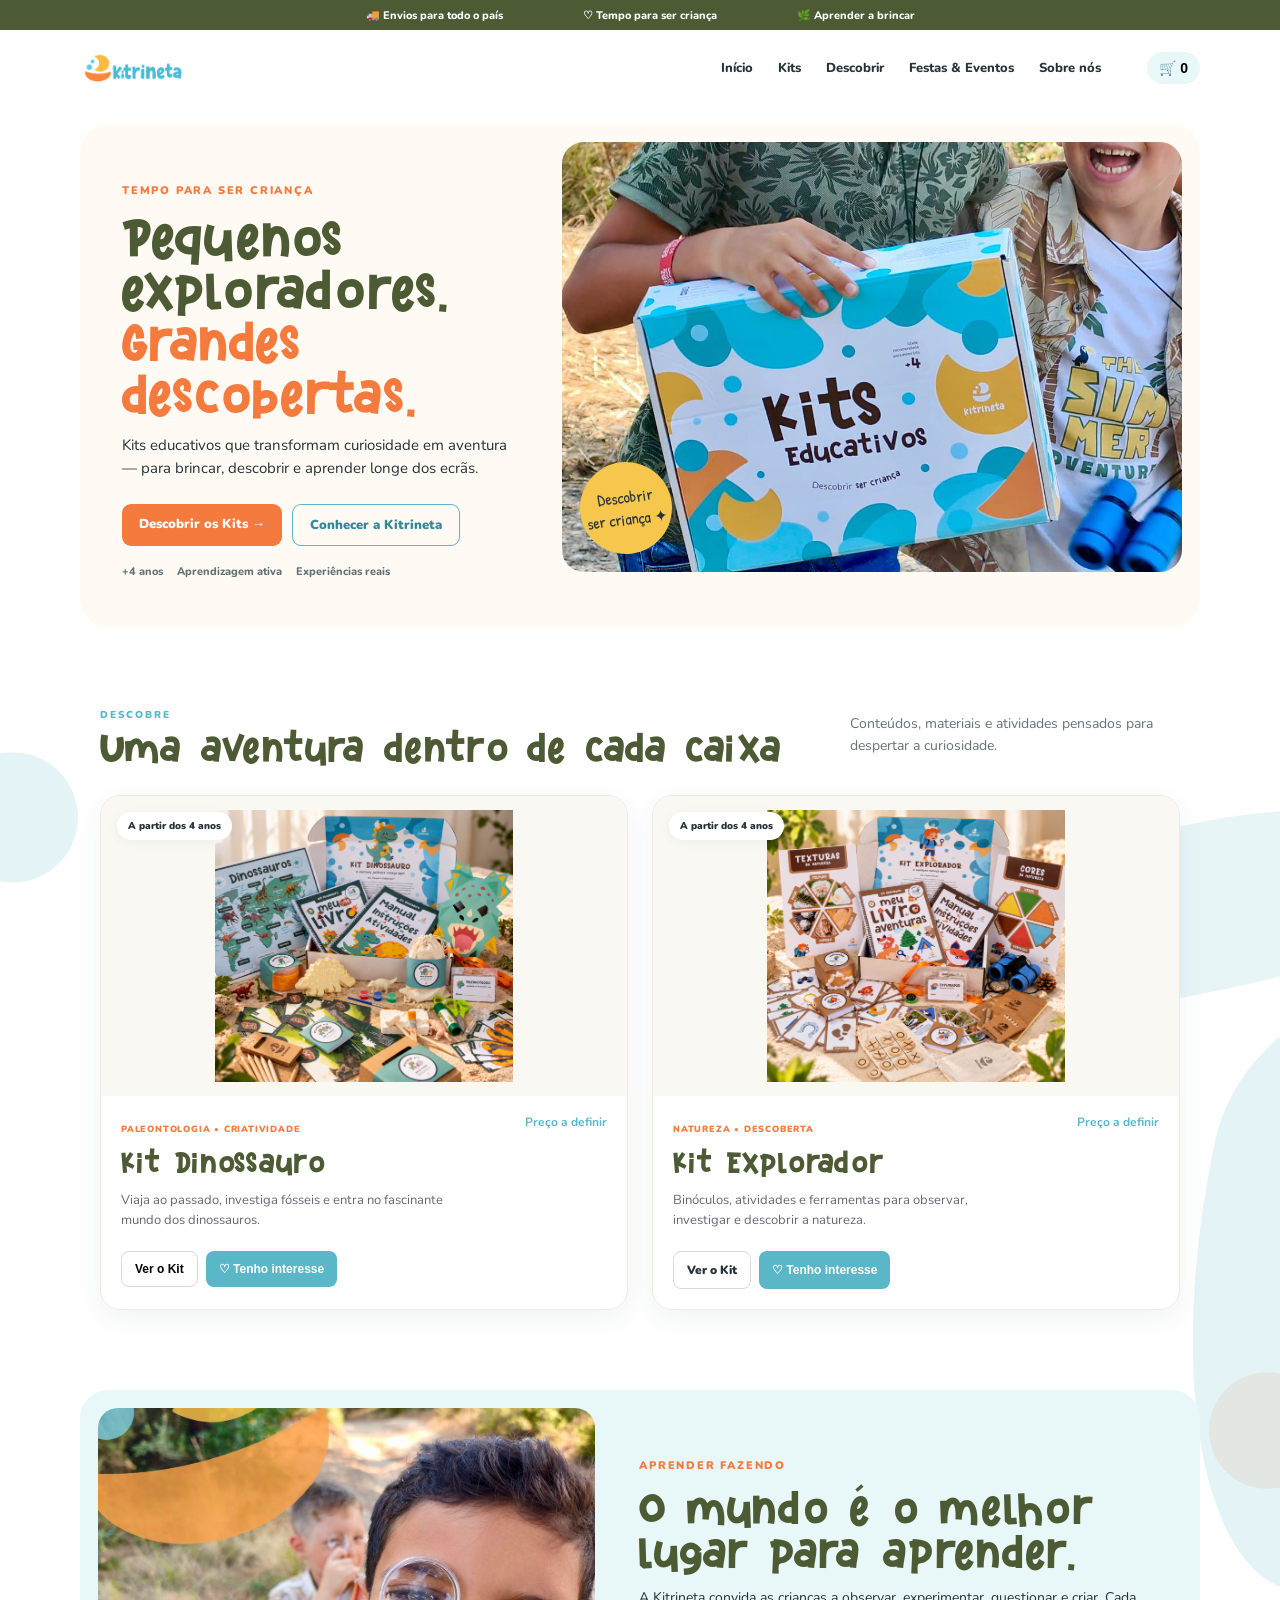
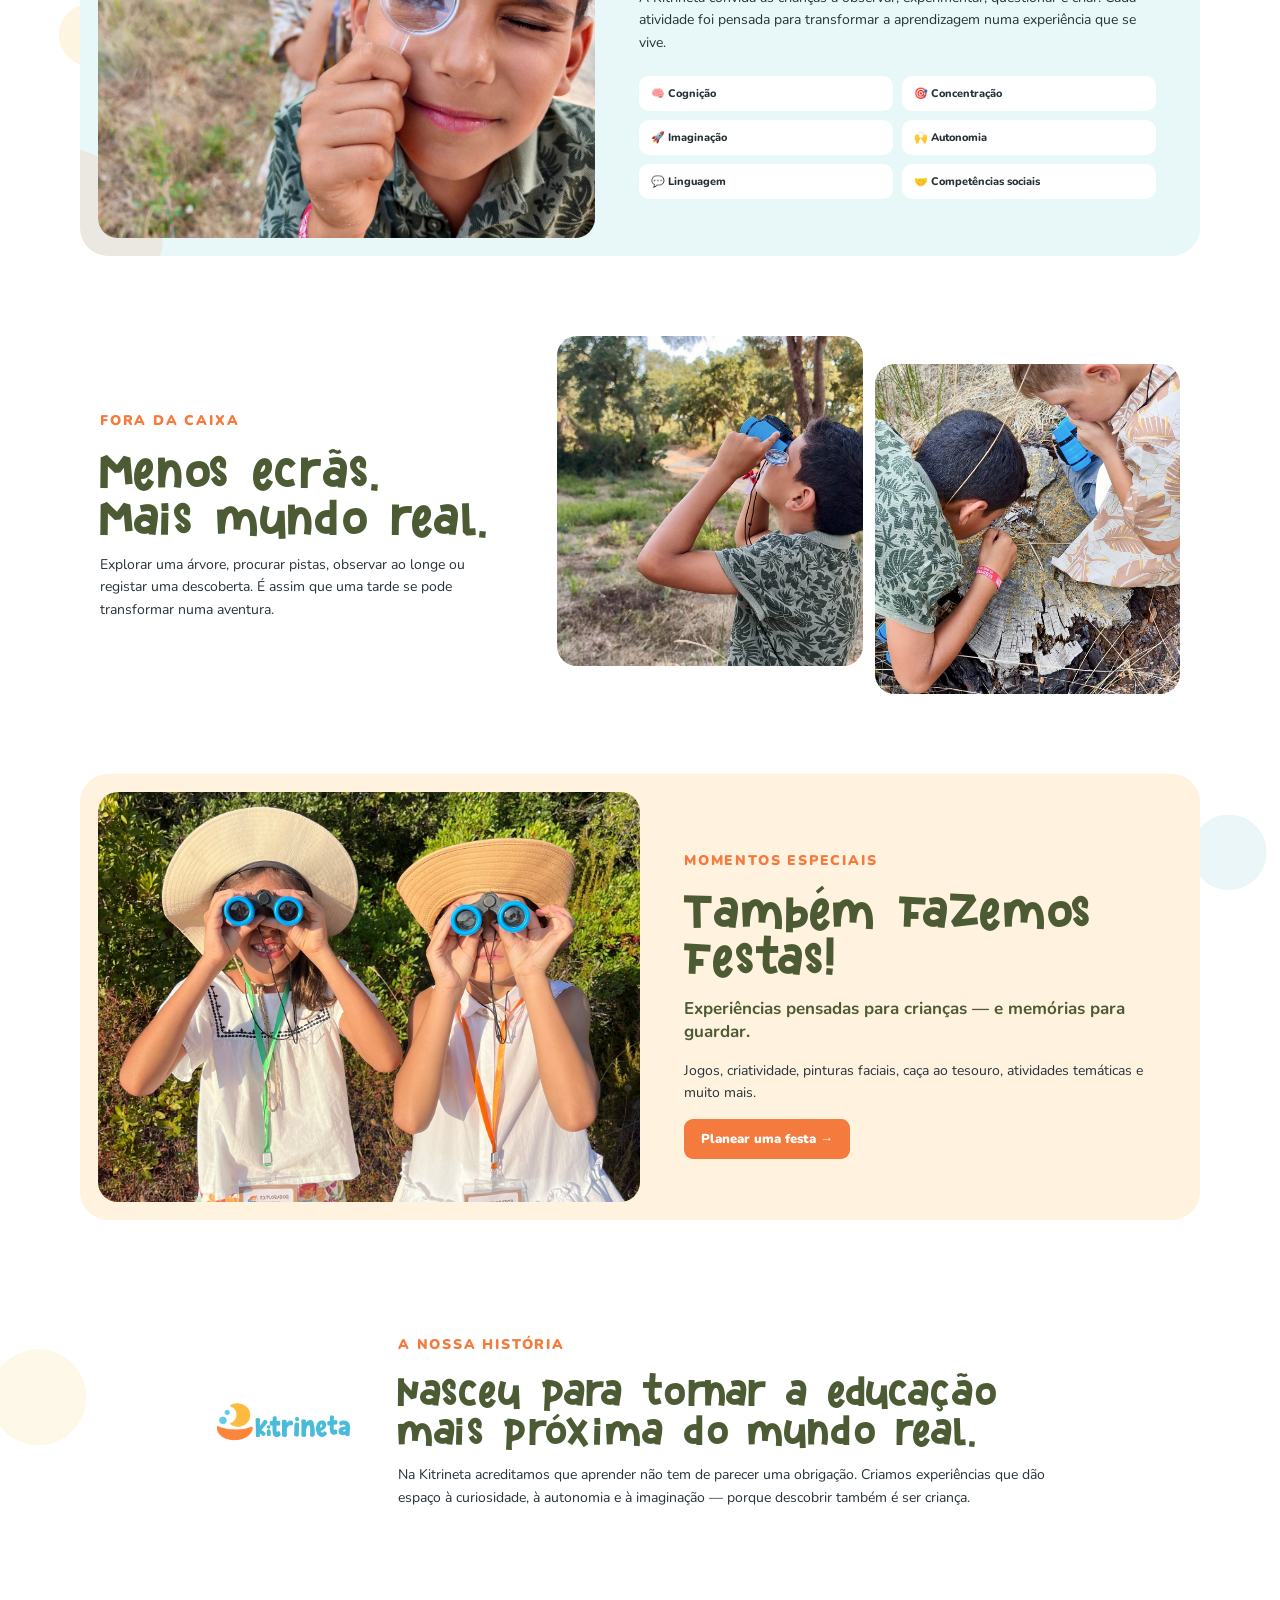
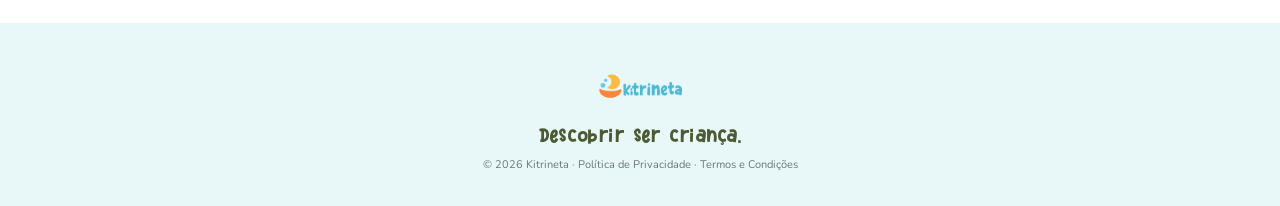
<file: index.html>
<!doctype html><html lang="pt"><head><meta charset="utf-8"><meta name="viewport" content="width=device-width,initial-scale=1"><meta name="description" content="Kitrineta — kits educativos para brincar, descobrir e crescer."><title>Kitrineta | Kits Educativos</title><link rel="preconnect" href="https://fonts.googleapis.com"><link rel="preconnect" href="https://fonts.gstatic.com" crossorigin><link href="https://fonts.googleapis.com/css2?family=Nunito:wght@400;600;700;800;900&family=Patrick+Hand&display=swap" rel="stylesheet"><link rel="stylesheet" href="style.css"></head><body>
<div class="topbar"><span>🚚 Envios para todo o país</span><span>♡ Tempo para ser criança</span><span>🌿 Aprender a brincar</span></div>
<header><a class="logo" href="#"><img src="images/logo.png" alt="Kitrineta"></a><nav><a href="#">Início</a><a href="kits.html">Kits</a><a href="#descobrir">Descobrir</a><a href="#festas">Festas & Eventos</a><a href="#sobre">Sobre nós</a></nav><button class="cart">🛒 <strong id="cartCount">0</strong></button></header>
<main>
<section class="hero"><div class="hero-copy"><p class="eyebrow">TEMPO PARA SER CRIANÇA</p><h1>Pequenos exploradores.<br><em>Grandes descobertas.</em></h1><p>Kits educativos que transformam curiosidade em aventura — para brincar, descobrir e aprender longe dos ecrãs.</p><div class="actions"><a class="btn primary" href="#kits">Descobrir os Kits →</a><a class="btn secondary" href="#descobrir">Conhecer a Kitrineta</a></div><div class="mini-benefits"><span>+4 anos</span><span>Aprendizagem ativa</span><span>Experiências reais</span></div></div><div class="hero-photo"><img src="images/hero.jpg" alt="Crianças com um Kit Kitrineta"><div class="sticker">Descobrir<br>ser criança ✦</div></div></section>
<section id="kits" class="section"><div class="section-title"><div><span>DESCOBRE</span><h2>Uma aventura dentro de cada caixa</h2></div><p>Conteúdos, materiais e atividades pensados para despertar a curiosidade.</p></div><div class="products">
<article class="product"><div class="product-image"><img src="images/kitdinossauro.png" alt="Conteúdo do Kit Dinossauro"><span class="age">A partir dos 4 anos</span></div><div class="product-info"><div><p class="tag">PALEONTOLOGIA • CRIATIVIDADE</p><h3>Kit Dinossauro</h3><p>Viaja ao passado, investiga fósseis e entra no fascinante mundo dos dinossauros.</p></div><strong class="price">Preço a definir</strong></div><div class="product-actions"><button class="outline">Ver o Kit</button><button class="add" data-product="Kit Dinossauro">♡ Tenho interesse</button></div></article>
<article class="product"><div class="product-image"><img src="images/kitexplorador.png" alt="Conteúdo do Kit Explorador"><span class="age">A partir dos 4 anos</span></div><div class="product-info"><div><p class="tag">NATUREZA • DESCOBERTA</p><h3>Kit Explorador</h3><p>Binóculos, atividades e ferramentas para observar, investigar e descobrir a natureza.</p></div><strong class="price">Preço a definir</strong></div><div class="product-actions"><a class="outline kit-link" href="kit-explorador.html">Ver o Kit</a><button class="add" data-product="Kit Explorador">♡ Tenho interesse</button></div></article>
</div></section>
<section id="descobrir" class="experience"><div class="experience-photo"><img src="images/lupa.jpg" alt="Criança a explorar a natureza com uma lupa"></div><div class="experience-copy"><p class="eyebrow">APRENDER FAZENDO</p><h2>O mundo é o melhor lugar para aprender.</h2><p>A Kitrineta convida as crianças a observar, experimentar, questionar e criar. Cada atividade foi pensada para transformar a aprendizagem numa experiência que se vive.</p><div class="skill-grid"><span>🧠 Cognição</span><span>🎯 Concentração</span><span>🚀 Imaginação</span><span>🙌 Autonomia</span><span>💬 Linguagem</span><span>🤝 Competências sociais</span></div></div></section>
<section class="adventure"><div><p class="eyebrow">FORA DA CAIXA</p><h2>Menos ecrãs.<br>Mais mundo real.</h2><p>Explorar uma árvore, procurar pistas, observar ao longe ou registar uma descoberta. É assim que uma tarde se pode transformar numa aventura.</p></div><div class="adventure-grid"><img src="images/binoculos.jpg" alt="Criança a observar com binóculos"><img src="images/descoberta.jpg" alt="Crianças a investigar a natureza"></div></section>
<section id="festas" class="party"><div class="party-photo"><img src="images/exploradoras.jpg" alt="Crianças exploradoras com binóculos"></div><div class="party-copy"><p class="eyebrow">MOMENTOS ESPECIAIS</p><h2>Também fazemos festas!</h2><h3>Experiências pensadas para crianças — e memórias para guardar.</h3><p>Jogos, criatividade, pinturas faciais, caça ao tesouro, atividades temáticas e muito mais.</p><a class="btn primary" href="https://forms.gle/yMYP6FjbBEU2b4cC6" target="_blank" rel="noopener">Planear uma festa →</a></div></section>
<section id="sobre" class="story"><img src="images/logo.png" alt="Kitrineta"><div><p class="eyebrow">A NOSSA HISTÓRIA</p><h2>Nasceu para tornar a educação mais próxima do mundo real.</h2><p>Na Kitrineta acreditamos que aprender não tem de parecer uma obrigação. Criamos experiências que dão espaço à curiosidade, à autonomia e à imaginação — porque descobrir também é ser criança.</p></div></section>
</main><footer><img src="images/logo.png" alt="Kitrineta"><p>Descobrir ser criança.</p><small>© 2026 Kitrineta · Política de Privacidade · Termos e Condições</small></footer><div class="toast" id="toast">Guardado ✓</div><script src="script.js"></script></body></html>
</file>
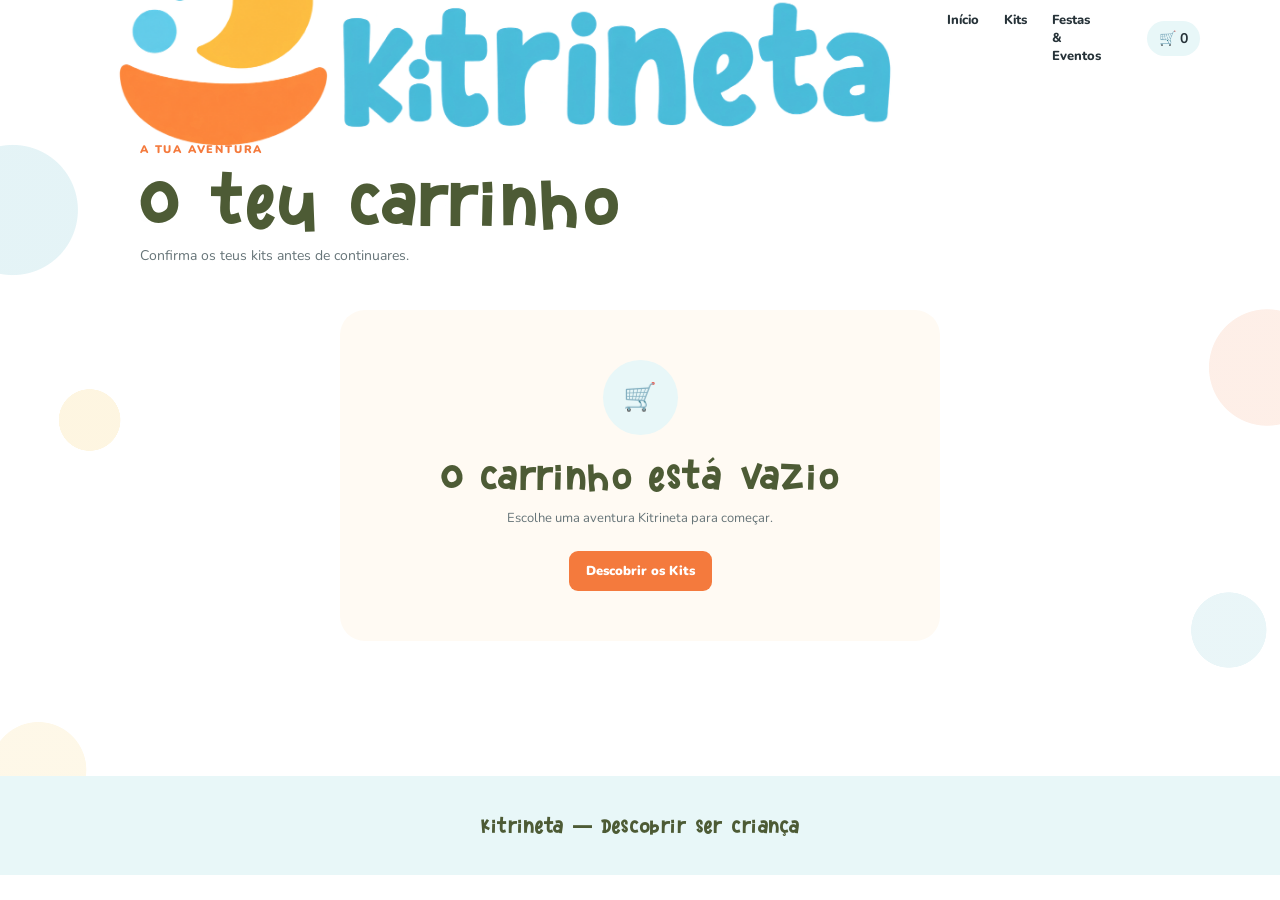
<file: carrinho.html>
<!DOCTYPE html>
<html lang="pt">
<head>
  <meta charset="UTF-8">

  <meta
    name="viewport"
    content="width=device-width, initial-scale=1.0"
  >

  <title>Carrinho | Kitrineta</title>

  <link
    rel="preconnect"
    href="https://fonts.googleapis.com"
  >

  <link
    rel="preconnect"
    href="https://fonts.gstatic.com"
    crossorigin
  >

  <link
    href="https://fonts.googleapis.com/css2?family=Nunito:wght@400;600;700;800;900&display=swap"
    rel="stylesheet"
  >

  <link
    rel="stylesheet"
    href="style.css"
  >

  <script
    src="https://cdn.easypay.pt/checkout/2.9.1/"
  ></script>

  <style>
    .delivery-box {
      width: min(620px, 100%);
      margin: 32px 0 0 auto;
      padding: 25px;
      background: #fff;
      border: 1px solid #eceae5;
      border-radius: 20px;
      box-shadow: 0 8px 28px rgba(49,70,75,.06);
    }

    .delivery-box h2 {
      font-family: 'KidspaceWeb', 'Kidspace', cursive;
      font-weight: normal;
      color: var(--olive);
      font-size: 34px;
      margin: 0 0 7px;
    }

    .delivery-intro {
      margin: 0 0 22px;
      color: var(--muted);
      font-size: 12px;
      line-height: 1.6;
    }

    .delivery-grid {
      display: grid;
      grid-template-columns: 1fr 1fr;
      gap: 15px;
    }

    .delivery-field {
      display: flex;
      flex-direction: column;
      gap: 7px;
    }

    .delivery-field.full {
      grid-column: 1 / -1;
    }

    .delivery-field label {
      color: var(--olive);
      font-size: 11px;
      font-weight: 900;
    }

    .delivery-field input {
      width: 100%;
      height: 47px;
      padding: 0 14px;
      border: 1.5px solid #ddd8cf;
      border-radius: 10px;
      background: #fff;
      font-family: Nunito, Arial, sans-serif;
      font-size: 13px;
      color: var(--ink);
      outline: none;
    }

    .delivery-field input:focus {
      border-color: var(--blue);
      box-shadow: 0 0 0 3px rgba(89,183,200,.12);
    }

    .delivery-note {
      margin: 16px 0 0;
      color: var(--muted);
      font-size: 10px;
      line-height: 1.5;
    }

    .order-reference {
      display: none;
      margin-top: 20px;
      padding: 14px 16px;
      background: var(--cream);
      border-radius: 12px;
      color: var(--olive);
      font-size: 11px;
      font-weight: 900;
      line-height: 1.6;
    }

    .order-reference.show {
      display: block;
    }

    #easypayCheckout {
      margin-top: 25px;
    }

    .checkout-message {
      margin-top: 15px;
      font-size: 12px;
      font-weight: 800;
      line-height: 1.5;
      word-break: break-word;
    }

    @media (max-width: 650px) {
      .delivery-grid {
        grid-template-columns: 1fr;
      }

      .delivery-field.full {
        grid-column: auto;
      }
    }
  </style>
</head>


<body>

  <header>

    <a
      class="brand"
      href="index.html"
    >
      <img
        src="images/logo.png"
        alt="Kitrineta"
      >
    </a>

    <nav>

      <a href="index.html">
        Início
      </a>

      <a href="kits.html">
        Kits
      </a>

      <a
        href="https://forms.gle/yMYP6FjbBEU2b4cC6"
        target="_blank"
        rel="noopener"
      >
        Festas & Eventos
      </a>

    </nav>

    <a
      class="cart"
      href="carrinho.html"
    >
      🛒
      <strong id="cartCount">
        0
      </strong>
    </a>

  </header>


  <main class="cart-page">

    <div class="cart-heading">

      <p class="eyebrow">
        A TUA AVENTURA
      </p>

      <h1>
        O teu carrinho
      </h1>

      <p>
        Confirma os teus kits antes de continuares.
      </p>

    </div>


    <div id="cartItems"></div>


    <div
      id="emptyCart"
      class="empty-cart"
      style="display:none;"
    >

      <div class="empty-cart-icon">
        🛒
      </div>

      <h2>
        O carrinho está vazio
      </h2>

      <p>
        Escolhe uma aventura Kitrineta para começar.
      </p>

      <a
        href="kits.html"
        class="btn primary"
      >
        Descobrir os Kits
      </a>

    </div>


    <section
      id="cartSummary"
      class="cart-summary"
      style="display:none;"
    >

      <div>

        <span>
          Kits no carrinho
        </span>

        <span id="cartTotalQuantity">
          0
        </span>

      </div>


      <div class="cart-summary-note">

        <p>
          Subtotal:
          <strong id="cartSubtotal">
            0,00 €
          </strong>
        </p>

        <p>
          Envio:
          <strong>
            Grátis
          </strong>
        </p>

        <p>
          Total:
          <strong id="cartTotal">
            0,00 €
          </strong>
        </p>

        <p>
          Portes gratuitos para Portugal Continental.
        </p>

      </div>

    </section>


    <section
      id="deliveryBox"
      class="delivery-box"
      style="display:none;"
    >

      <h2>
        Dados de entrega
      </h2>

      <p class="delivery-intro">
        Indica onde queres receber a tua Kitrineta.
        Os dados do pagamento podem ser diferentes
        dos dados de entrega.
      </p>


      <form id="deliveryForm">

        <div class="delivery-grid">

          <div class="delivery-field full">

            <label for="customerName">
              Nome completo *
            </label>

            <input
              id="customerName"
              name="name"
              type="text"
              autocomplete="name"
              required
            >

          </div>


          <div class="delivery-field">

            <label for="customerEmail">
              Email *
            </label>

            <input
              id="customerEmail"
              name="email"
              type="email"
              autocomplete="email"
              required
            >

          </div>


          <div class="delivery-field">

            <label for="customerPhone">
              Telemóvel *
            </label>

            <input
              id="customerPhone"
              name="phone"
              type="tel"
              autocomplete="tel"
              required
            >

          </div>


          <div class="delivery-field full">

            <label for="customerAddress">
              Morada *
            </label>

            <input
              id="customerAddress"
              name="address"
              type="text"
              autocomplete="street-address"
              required
            >

          </div>


          <div class="delivery-field">

            <label for="customerPostalCode">
              Código postal *
            </label>

            <input
              id="customerPostalCode"
              name="postalCode"
              type="text"
              placeholder="0000-000"
              pattern="[0-9]{4}-[0-9]{3}"
              autocomplete="postal-code"
              required
            >

          </div>


          <div class="delivery-field">

            <label for="customerCity">
              Localidade *
            </label>

            <input
              id="customerCity"
              name="city"
              type="text"
              autocomplete="address-level2"
              required
            >

          </div>


          <div class="delivery-field full">

            <label for="customerNif">
              NIF
            </label>

            <input
              id="customerNif"
              name="nif"
              type="text"
              inputmode="numeric"
              maxlength="9"
              placeholder="Opcional"
            >

          </div>

        </div>


        <p class="delivery-note">
          * Campos obrigatórios.
        </p>


        <button
          id="checkoutButton"
          class="btn primary checkout-button"
          type="submit"
        >
          Ir para pagamento
        </button>

      </form>


      <div
        id="orderReference"
        class="order-reference"
      ></div>


      <div
        id="checkoutMessage"
        class="checkout-message"
      ></div>


      <div id="easypayCheckout"></div>

    </section>

  </main>


  <footer>

    <p>
      Kitrineta — Descobrir ser criança
    </p>

  </footer>


  <script>

    const PRODUCT_PRICES = {
      "Kit Explorador": 54.90,
      "Kit Dinossauro": 54.90
    };


    const PRODUCT_IDS = {
      "Kit Explorador": "kit-explorador",
      "Kit Dinossauro": "kit-dinossauro"
    };


    const CREATE_ORDER_URL =
      "https://cute-profiterole-833561.netlify.app/.netlify/functions/create-order";


    const CREATE_CHECKOUT_URL =
      "https://cute-profiterole-833561.netlify.app/.netlify/functions/create-checkout";


    function getCart() {

      try {

        return JSON.parse(
          localStorage.getItem("kitrinetaCart")
        ) || [];

      } catch (error) {

        return [];

      }

    }


    function saveCart(cart) {

      localStorage.setItem(
        "kitrinetaCart",
        JSON.stringify(cart)
      );

      renderCart();

    }


    function money(value) {

      return Number(value).toLocaleString(
        "pt-PT",
        {
          style: "currency",
          currency: "EUR"
        }
      );

    }


    function getProductPrice(product) {

      return PRODUCT_PRICES[product] || 0;

    }


    function getProductImage(product) {

      if (product === "Kit Dinossauro") {

        return "images/kitdinossauro.png";

      }

      return "images/kitexplorador.png";

    }


    function updateHeaderCount(cart) {

      const total =
        cart.reduce(
          function(sum, item) {

            return sum +
              Number(
                item.quantity || 1
              );

          },
          0
        );


      const counter =
        document.getElementById(
          "cartCount"
        );


      if (counter) {

        counter.textContent =
          total;

      }

    }


    function changeQuantity(
      index,
      amount
    ) {

      const cart =
        getCart();


      if (!cart[index]) {

        return;

      }


      let quantity =
        Number(
          cart[index].quantity || 1
        );


      quantity +=
        amount;


      if (quantity < 1) {

        quantity = 1;

      }


      if (quantity > 10) {

        quantity = 10;

      }


      cart[index].quantity =
        quantity;


      saveCart(cart);

    }


    function removeItem(index) {

      const cart =
        getCart();


      cart.splice(
        index,
        1
      );


      saveCart(cart);

    }


    function renderCart() {

      const cart =
        getCart();


      const itemsContainer =
        document.getElementById(
          "cartItems"
        );


      const emptyCart =
        document.getElementById(
          "emptyCart"
        );


      const summary =
        document.getElementById(
          "cartSummary"
        );


      const deliveryBox =
        document.getElementById(
          "deliveryBox"
        );


      updateHeaderCount(
        cart
      );


      if (!cart.length) {

        itemsContainer.innerHTML =
          "";


        emptyCart.style.display =
          "block";


        summary.style.display =
          "none";


        deliveryBox.style.display =
          "none";


        return;

      }


      emptyCart.style.display =
        "none";


      summary.style.display =
        "block";


      deliveryBox.style.display =
        "block";


      let subtotal =
        0;


      let totalQuantity =
        0;


      itemsContainer.innerHTML =
        cart.map(
          function(item, index) {

            const quantity =
              Number(
                item.quantity || 1
              );


            const price =
              getProductPrice(
                item.product
              );


            const lineTotal =
              price *
              quantity;


            subtotal +=
              lineTotal;


            totalQuantity +=
              quantity;


            const childName =
              item.childName
                ? `
                  <p class="cart-child">
                    Personalização:
                    <strong>
                      ${escapeHtml(item.childName)}
                    </strong>
                  </p>
                `
                : "";


            return `
              <article class="cart-product">

                <div class="cart-product-image">

                  <img
                    src="${getProductImage(item.product)}"
                    alt="${escapeHtml(item.product)}"
                  >

                </div>


                <div class="cart-product-info">

                  <span class="tag">
                    KITRINETA
                  </span>

                  <h2>
                    ${escapeHtml(item.product)}
                  </h2>

                  ${childName}

                  <p class="cart-price">
                    ${money(price)} cada
                    ·
                    ${money(lineTotal)}
                  </p>

                </div>


                <div class="cart-product-actions">

                  <span class="cart-quantity-label">
                    Quantidade
                  </span>


                  <div class="quantity-selector">

                    <button
                      type="button"
                      onclick="changeQuantity(${index}, -1)"
                      aria-label="Diminuir quantidade"
                    >
                      −
                    </button>

                    <span>
                      ${quantity}
                    </span>

                    <button
                      type="button"
                      onclick="changeQuantity(${index}, 1)"
                      aria-label="Aumentar quantidade"
                    >
                      +
                    </button>

                  </div>


                  <button
                    type="button"
                    class="remove-item"
                    onclick="removeItem(${index})"
                  >
                    Remover
                  </button>

                </div>

              </article>
            `;

          }
        ).join("");


      document.getElementById(
        "cartTotalQuantity"
      ).textContent =
        totalQuantity;


      document.getElementById(
        "cartSubtotal"
      ).textContent =
        money(
          subtotal
        );


      document.getElementById(
        "cartTotal"
      ).textContent =
        money(
          subtotal
        );

    }


    function escapeHtml(value) {

      return String(
        value || ""
      )
        .replaceAll(
          "&",
          "&amp;"
        )
        .replaceAll(
          "<",
          "&lt;"
        )
        .replaceAll(
          ">",
          "&gt;"
        )
        .replaceAll(
          '"',
          "&quot;"
        )
        .replaceAll(
          "'",
          "&#039;"
        );

    }


    function getCustomerData() {

      return {

        name:
          document.getElementById(
            "customerName"
          ).value.trim(),

        email:
          document.getElementById(
            "customerEmail"
          ).value.trim(),

        phone:
          document.getElementById(
            "customerPhone"
          ).value.trim(),

        address:
          document.getElementById(
            "customerAddress"
          ).value.trim(),

        postalCode:
          document.getElementById(
            "customerPostalCode"
          ).value.trim(),

        city:
          document.getElementById(
            "customerCity"
          ).value.trim(),

        nif:
          document.getElementById(
            "customerNif"
          ).value.trim()

      };

    }


    function prepareOrderItems(cart) {

      return cart.map(
        function(item) {

          return {

            id:
              PRODUCT_IDS[
                item.product
              ],

            quantity:
              Number(
                item.quantity || 1
              ),

            childName:
              item.childName || ""

          };

        }
      );

    }


    async function createOrder(
      cart,
      customer
    ) {

      const response =
        await fetch(
          CREATE_ORDER_URL,
          {

            method:
              "POST",

            headers: {
              "Content-Type":
                "application/json"
            },

            body:
              JSON.stringify({

                items:
                  prepareOrderItems(
                    cart
                  ),

                customer:
                  customer

              })

          }
        );


      const responseText =
        await response.text();


      let result;


      try {

        result =
          JSON.parse(
            responseText
          );

      } catch (error) {

        result = {};

      }


      if (
        !response.ok ||
        !result.success ||
        !result.order
      ) {

        throw new Error(
          result.message ||
          "Não foi possível criar a encomenda."
        );

      }


      return result.order;

    }


    async function createEasypayCheckout(
      order
    ) {

      /*
        POR ENQUANTO O CHECKOUT
        ESTÁ PREPARADO PARA
        O KIT EXPLORADOR.
      */

      if (
        !order.items ||
        order.items.length !== 1 ||
        order.items[0].id !==
          "kit-explorador"
      ) {

        throw new Error(
          "O pagamento online do Kit Dinossauro ainda está a ser preparado."
        );

      }


      const explorer =
        order.items[0];


      /*
        ENVIAMOS A MESMA
        REFERÊNCIA KIT-...
        PARA A EASYPAY.
      */

      const response =
        await fetch(
          CREATE_CHECKOUT_URL,
          {

            method:
              "POST",

            headers: {
              "Content-Type":
                "application/json"
            },

            body:
              JSON.stringify({

                orderId:
                  order.id,

                quantity:
                  explorer.quantity

              })

          }
        );


      const responseText =
        await response.text();


      let result;


      try {

        result =
          JSON.parse(
            responseText
          );

      } catch (error) {

        result = {
          raw:
            responseText
        };

      }


      /*
        MANTEMOS O DIAGNÓSTICO
        CASO A API REJEITE ALGO.
      */

      if (
        !response.ok ||
        !result.success ||
        !result.manifest
      ) {

        let errorDetail =
          "Não foi possível iniciar o pagamento.";


        if (
          result.message
        ) {

          errorDetail +=
            " " +
            result.message;

        }


        if (
          result.error
        ) {

          errorDetail +=
            " " +
            JSON.stringify(
              result.error
            );

        }


        if (
          result.raw &&
          !result.message &&
          !result.error
        ) {

          errorDetail +=
            " Resposta: " +
            result.raw;

        }


        errorDetail +=
          " [HTTP " +
          response.status +
          "]";


        throw new Error(
          errorDetail
        );

      }


      return result.manifest;

    }


    function showOrderReference(
      order
    ) {

      const box =
        document.getElementById(
          "orderReference"
        );


      box.textContent =
        "Encomenda " +
        order.id +
        " · " +
        money(
          order.total
        ) +
        " · Portes grátis";


      box.classList.add(
        "show"
      );

    }


    function showMessage(
      message,
      isError
    ) {

      const element =
        document.getElementById(
          "checkoutMessage"
        );


      element.textContent =
        message;


      element.style.color =
        isError
          ? "#b84c3d"
          : "var(--olive)";

    }


    /*
      CHECKOUT EASYPAY

      IMPORTANTE:
      O OBJETO DO SDK É
      easypayCheckout
      COM "e" MINÚSCULO.
    */

    function startEasypay(
      manifest
    ) {

      if (
        typeof easypayCheckout ===
        "undefined"
      ) {

        throw new Error(
          "Não foi possível carregar o checkout Easypay."
        );

      }


      document.getElementById(
        "easypayCheckout"
      ).innerHTML =
        "";


      easypayCheckout.startCheckout(
        manifest,
        {

          id:
            "easypayCheckout",

          testing:
            true,

          language:
            "pt_PT",

          display:
            "inline",


          onSuccess:
            function(checkoutInfo) {

              console.log(
                "Checkout concluído:",
                checkoutInfo
              );


              /*
                NÃO MARCAMOS A
                ENCOMENDA COMO PAGA AQUI.

                A CONFIRMAÇÃO REAL
                SERÁ FEITA PELO WEBHOOK.
              */

              showMessage(
                "Pagamento submetido. A confirmação será processada automaticamente.",
                false
              );

          },


          onError:
            function(error) {

              console.error(
                "Erro checkout Easypay:",
                error
              );


              showMessage(
                "Não foi possível concluir o pagamento. Podes tentar novamente.",
                true
              );

          },


          onPaymentError:
            function(error) {

              console.error(
                "Erro de pagamento Easypay:",
                error
              );


              showMessage(
                "O pagamento não foi concluído. Podes tentar novamente.",
                true
              );

          },


          onClose:
            function() {

              showMessage(
                "O checkout foi fechado. A encomenda continua pendente.",
                false
              );

          }

        }
      );

    }


    document.addEventListener(
      "DOMContentLoaded",
      function() {

        renderCart();


        const form =
          document.getElementById(
            "deliveryForm"
          );


        form.addEventListener(
          "submit",
          async function(event) {

            event.preventDefault();


            if (
              !form.checkValidity()
            ) {

              form.reportValidity();

              return;

            }


            const cart =
              getCart();


            if (!cart.length) {

              showMessage(
                "O carrinho está vazio.",
                true
              );

              return;

            }


            const button =
              document.getElementById(
                "checkoutButton"
              );


            button.disabled =
              true;


            button.textContent =
              "A preparar pagamento...";


            showMessage(
              "",
              false
            );


            try {

              const customer =
                getCustomerData();


              /*
                1 — CRIAR E GUARDAR
                A ENCOMENDA
              */

              const order =
                await createOrder(
                  cart,
                  customer
                );


              sessionStorage.setItem(
                "kitrinetaCustomer",
                JSON.stringify(
                  customer
                )
              );


              sessionStorage.setItem(
                "kitrinetaOrder",
                JSON.stringify(
                  order
                )
              );


              showOrderReference(
                order
              );


              /*
                2 — CRIAR O CHECKOUT
                COM A MESMA KIT-...
              */

              const manifest =
                await createEasypayCheckout(
                  order
                );


              /*
                3 — ABRIR O CHECKOUT
                EASYPAY
              */

              startEasypay(
                manifest
              );


              showMessage(
                "Encomenda criada. Escolhe agora o método de pagamento.",
                false
              );


            } catch (error) {

              console.error(
                error
              );


              showMessage(
                error.message ||
                "Não foi possível continuar para o pagamento.",
                true
              );


            } finally {

              button.disabled =
                false;


              button.textContent =
                "Ir para pagamento";

            }

          }
        );

      }
    );

  </script>

</body>
</html>
</file>
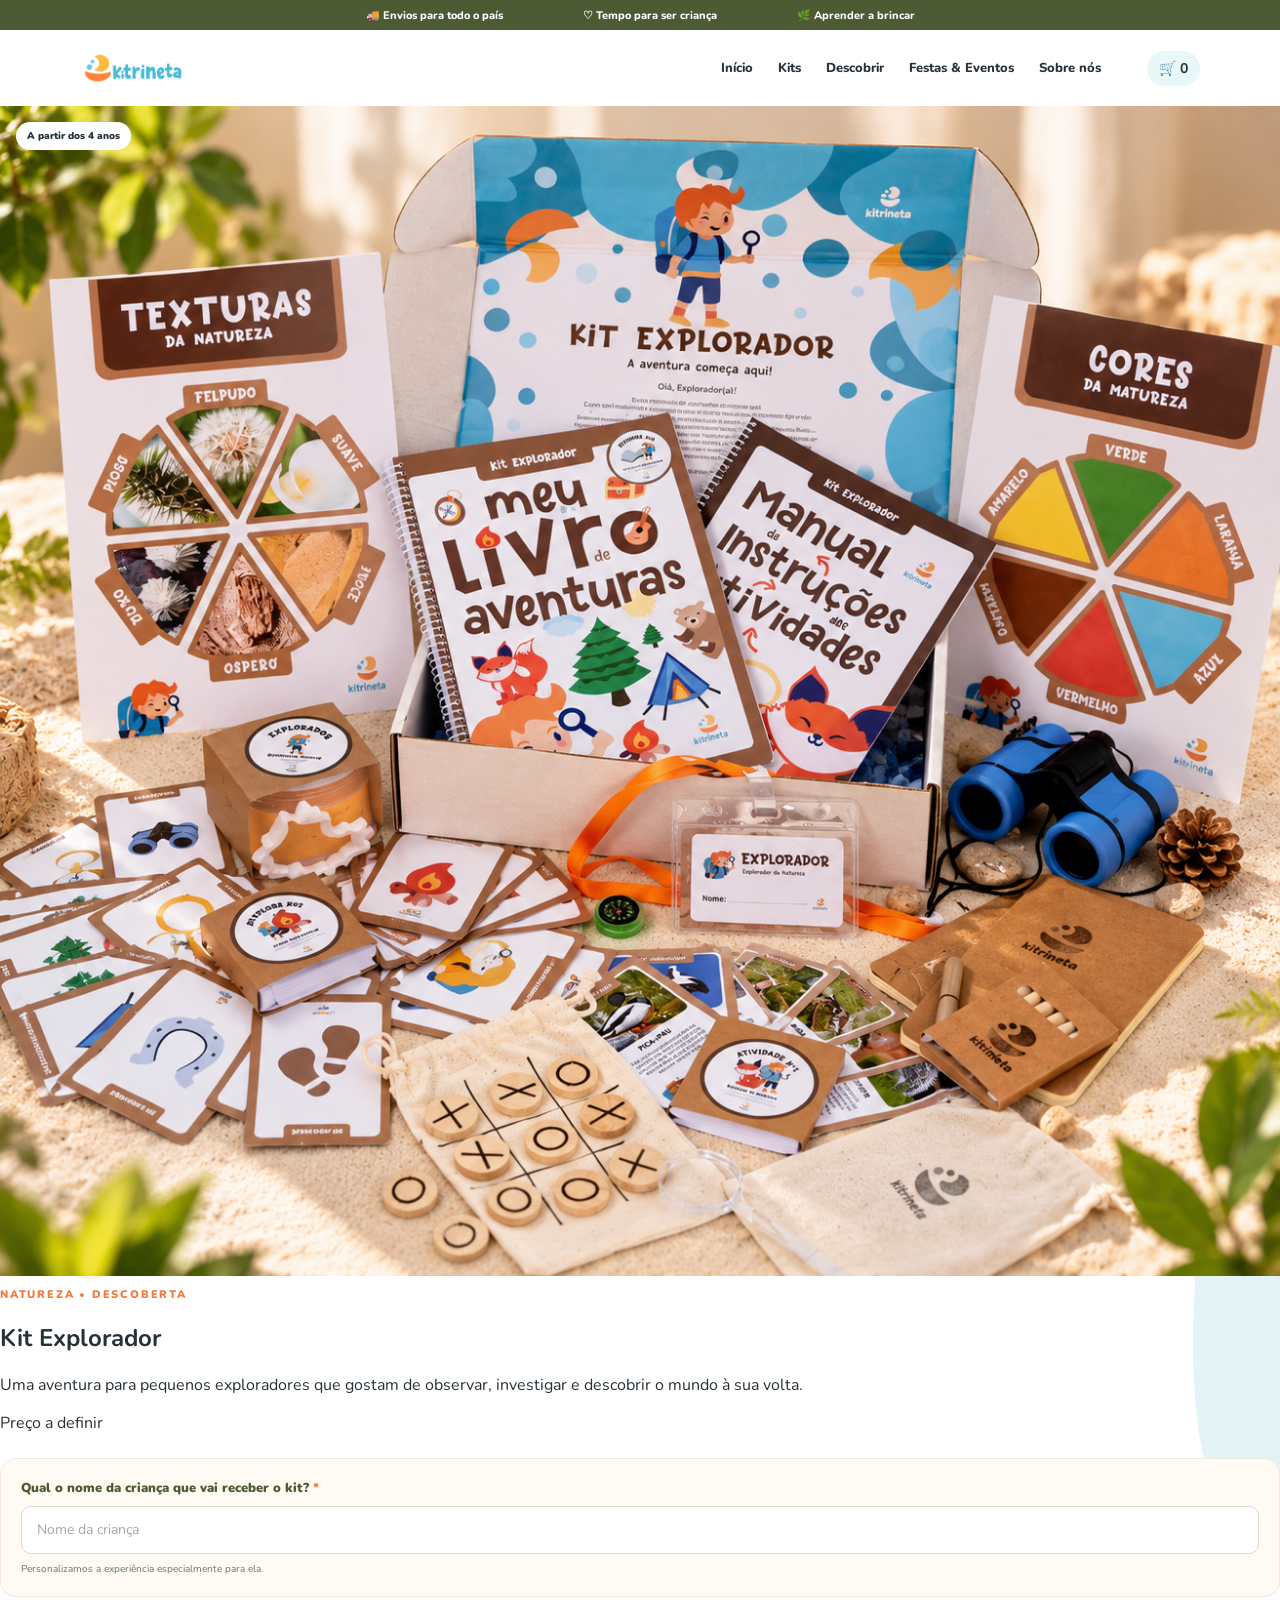
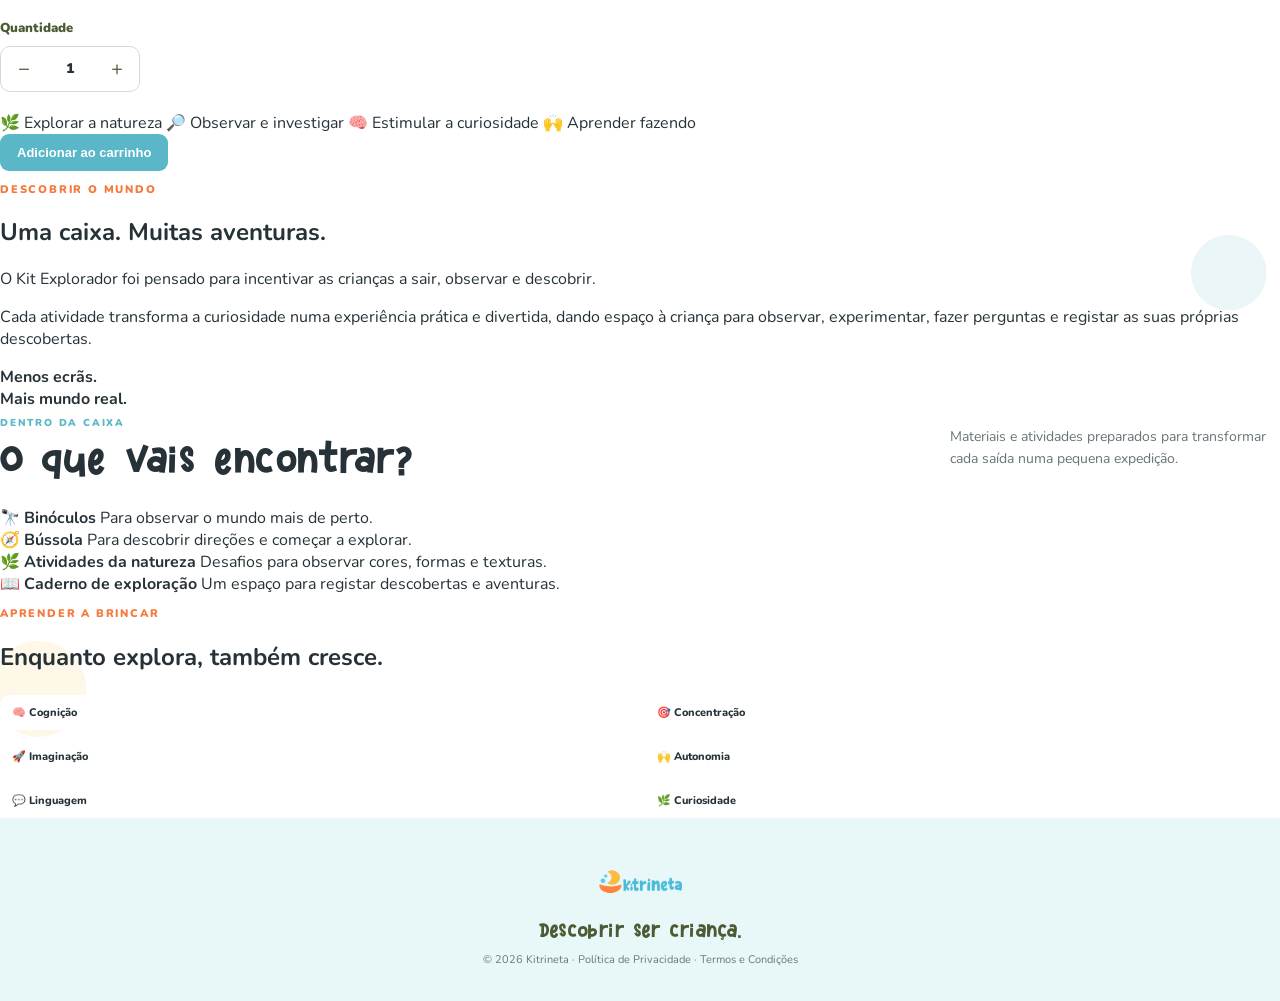
<file: kit-explorador.html>
<!doctype html>
<html lang="pt">

<head>
  <meta charset="utf-8">
  <meta name="viewport" content="width=device-width,initial-scale=1">

  <title>Kit Explorador | Kitrineta</title>

  <meta name="description"
        content="Descobre o Kit Explorador Kitrineta — uma aventura para observar, investigar e descobrir a natureza.">

  <link rel="preconnect" href="https://fonts.googleapis.com">
  <link rel="preconnect" href="https://fonts.gstatic.com" crossorigin>

  <link href="https://fonts.googleapis.com/css2?family=Nunito:wght@400;600;700;800;900&display=swap"
        rel="stylesheet">

  <link rel="stylesheet" href="style.css">
</head>


<body>

  <div class="topbar">
    <span>🚚 Envios para todo o país</span>
    <span>♡ Tempo para ser criança</span>
    <span>🌿 Aprender a brincar</span>
  </div>


  <header>

    <a class="logo" href="index.html">
      <img src="images/logo.png" alt="Kitrineta">
    </a>

    <nav>
      <a href="index.html">Início</a>
      <a href="kits.html">Kits</a>
      <a href="index.html#descobrir">Descobrir</a>
      <a href="index.html#festas">Festas & Eventos</a>
      <a href="index.html#sobre">Sobre nós</a>
    </nav>

    <a class="cart" href="carrinho.html">
      🛒 <strong id="cartCount">0</strong>
    </a>

  </header>


  <main>

    <!-- PRODUTO -->

    <section class="kit-detail">

      <div class="kit-detail-image">

        <img
          src="images/kitexplorador.png"
          alt="Kit Explorador Kitrineta"
        >

        <span class="age">
          A partir dos 4 anos
        </span>

      </div>


      <div class="kit-detail-copy">

        <p class="eyebrow">
          NATUREZA • DESCOBERTA
        </p>

        <h1>
          Kit Explorador
        </h1>

        <p class="kit-intro">
          Uma aventura para pequenos exploradores que gostam
          de observar, investigar e descobrir o mundo à sua volta.
        </p>

        <p class="kit-price">
          Preço a definir
        </p>


        <!-- PERSONALIZAÇÃO -->

        <div class="personalization">

          <label for="childName">
            Qual o nome da criança que vai receber o kit?
            <span>*</span>
          </label>

          <input
            type="text"
            id="childName"
            name="childName"
            maxlength="45"
            placeholder="Nome da criança"
            required
          >

          <small>
            Personalizamos a experiência especialmente para ela.
          </small>

        </div>


        <!-- QUANTIDADE -->

        <div class="quantity-area">

          <label>
            Quantidade
          </label>

          <div class="quantity-selector">

            <button
              type="button"
              id="quantityMinus"
              aria-label="Diminuir quantidade"
            >
              −
            </button>

            <span id="quantity">
              1
            </span>

            <button
              type="button"
              id="quantityPlus"
              aria-label="Aumentar quantidade"
            >
              +
            </button>

          </div>

        </div>


        <!-- BENEFÍCIOS -->

        <div class="kit-benefits">

          <span>🌿 Explorar a natureza</span>
          <span>🔎 Observar e investigar</span>
          <span>🧠 Estimular a curiosidade</span>
          <span>🙌 Aprender fazendo</span>

        </div>


        <!-- CARRINHO -->

        <button
          class="btn primary add"
          data-product="Kit Explorador"
          id="addExplorerToCart"
        >
          Adicionar ao carrinho
        </button>

      </div>

    </section>



    <!-- APRESENTAÇÃO -->

    <section class="kit-about">

      <div>

        <p class="eyebrow">
          DESCOBRIR O MUNDO
        </p>

        <h2>
          Uma caixa. Muitas aventuras.
        </h2>

        <p>
          O Kit Explorador foi pensado para incentivar as
          crianças a sair, observar e descobrir.
        </p>

        <p>
          Cada atividade transforma a curiosidade numa
          experiência prática e divertida, dando espaço à
          criança para observar, experimentar, fazer perguntas
          e registar as suas próprias descobertas.
        </p>

      </div>


      <div class="kit-about-highlight">

        <strong>
          Menos ecrãs.<br>
          Mais mundo real.
        </strong>

      </div>

    </section>



    <!-- CONTEÚDO -->

    <section class="kit-inside">

      <div class="section-title">

        <div>

          <span>
            DENTRO DA CAIXA
          </span>

          <h2>
            O que vais encontrar?
          </h2>

        </div>

        <p>
          Materiais e atividades preparados para transformar
          cada saída numa pequena expedição.
        </p>

      </div>


      <div class="kit-items">

        <div>
          🔭
          <strong>Binóculos</strong>
          <span>
            Para observar o mundo mais de perto.
          </span>
        </div>


        <div>
          🧭
          <strong>Bússola</strong>
          <span>
            Para descobrir direções e começar a explorar.
          </span>
        </div>


        <div>
          🌿
          <strong>Atividades da natureza</strong>
          <span>
            Desafios para observar cores, formas e texturas.
          </span>
        </div>


        <div>
          📖
          <strong>Caderno de exploração</strong>
          <span>
            Um espaço para registar descobertas e aventuras.
          </span>
        </div>

      </div>

    </section>



    <!-- COMPETÊNCIAS -->

    <section class="kit-skills">

      <p class="eyebrow">
        APRENDER A BRINCAR
      </p>

      <h2>
        Enquanto explora, também cresce.
      </h2>


      <div class="skill-grid">

        <span>🧠 Cognição</span>
        <span>🎯 Concentração</span>
        <span>🚀 Imaginação</span>
        <span>🙌 Autonomia</span>
        <span>💬 Linguagem</span>
        <span>🌿 Curiosidade</span>

      </div>

    </section>

  </main>



  <footer>

    <img src="images/logo.png" alt="Kitrineta">

    <p>
      Descobrir ser criança.
    </p>

    <small>
      © 2026 Kitrineta · Política de Privacidade · Termos e Condições
    </small>

  </footer>


  <div class="toast" id="toast">
    Adicionado ao carrinho!
  </div>


  <!-- CARRINHO -->

  <script src="script.js"></script>


  <!-- QUANTIDADE -->

  <script>

    const quantityMinus =
      document.getElementById("quantityMinus");

    const quantityPlus =
      document.getElementById("quantityPlus");

    const quantityDisplay =
      document.getElementById("quantity");

    let quantity = 1;


    quantityMinus.addEventListener(
      "click",
      function () {

        if (quantity > 1) {

          quantity--;

          quantityDisplay.textContent =
            quantity;

        }

      }
    );


    quantityPlus.addEventListener(
      "click",
      function () {

        if (quantity < 10) {

          quantity++;

          quantityDisplay.textContent =
            quantity;

        }

      }
    );

  </script>

</body>

</html>
</file>
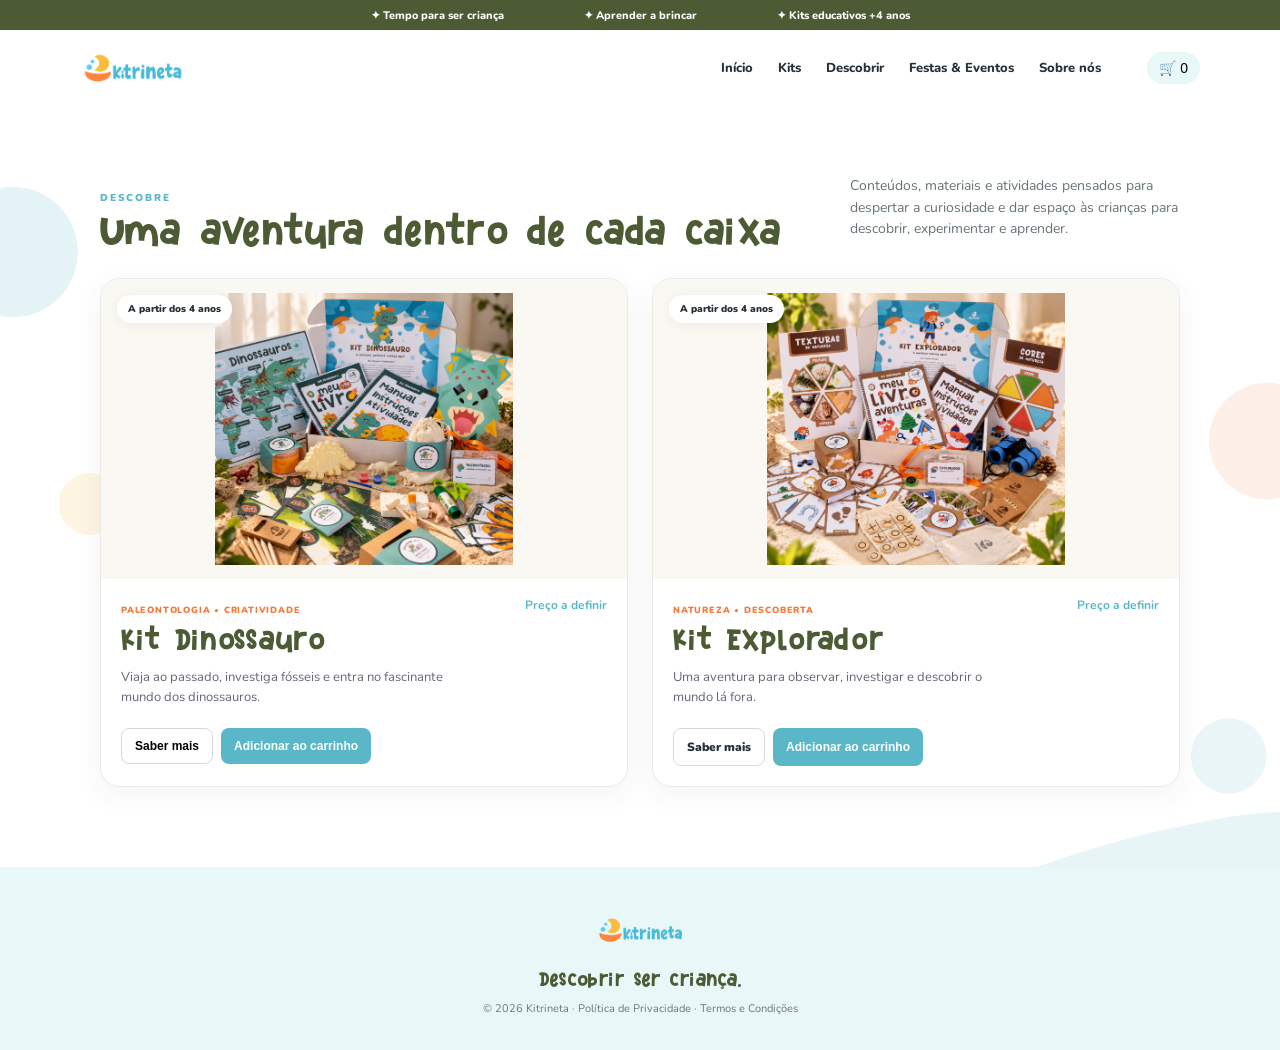
<file: kits.html>
<!doctype html>
<html lang="pt">

<head>
  <meta charset="utf-8">
  <meta name="viewport" content="width=device-width,initial-scale=1">

  <title>Kits Educativos | Kitrineta</title>

  <meta
    name="description"
    content="Descobre os kits educativos Kitrineta, criados para brincar, explorar e aprender."
  >

  <link rel="preconnect" href="https://fonts.googleapis.com">
  <link rel="preconnect" href="https://fonts.gstatic.com" crossorigin>

  <link
    href="https://fonts.googleapis.com/css2?family=Nunito:wght@400;600;700;800;900&family=Patrick+Hand&display=swap"
    rel="stylesheet"
  >

  <link rel="stylesheet" href="style.css">
</head>


<body>

  <!-- BARRA SUPERIOR -->

  <div class="topbar">
    <span>✦ Tempo para ser criança</span>
    <span>✦ Aprender a brincar</span>
    <span>✦ Kits educativos +4 anos</span>
  </div>


  <!-- MENU -->

  <header>

    <a class="logo" href="index.html">
      <img src="images/logo.png" alt="Kitrineta">
    </a>

    <nav>
      <a href="index.html">Início</a>
      <a href="kits.html">Kits</a>
      <a href="index.html#descobrir">Descobrir</a>
      <a href="index.html#festas">Festas & Eventos</a>
      <a href="index.html#sobre">Sobre nós</a>
    </nav>

    <button class="cart">
      🛒 <span id="cart-count">0</span>
    </button>

  </header>


  <!-- CONTEÚDO -->

  <main>

    <section class="section" style="margin-top:55px;">

      <div class="section-title">

        <div>
          <span>DESCOBRE</span>

          <h2>
            Uma aventura dentro de cada caixa
          </h2>
        </div>

        <p>
          Conteúdos, materiais e atividades pensados para
          despertar a curiosidade e dar espaço às crianças
          para descobrir, experimentar e aprender.
        </p>

      </div>


      <div class="products">


        <!-- ====================== -->
        <!-- KIT DINOSSAURO -->
        <!-- ====================== -->

        <article class="product">

          <div class="product-image">

            <img
              src="images/kitdinossauro.png"
              alt="Conteúdo do Kit Dinossauro"
            >

            <span class="age">
              A partir dos 4 anos
            </span>

          </div>


          <div class="product-info">

            <div>

              <span class="tag">
                PALEONTOLOGIA • CRIATIVIDADE
              </span>

              <h3>Kit Dinossauro</h3>

              <p>
                Viaja ao passado, investiga fósseis e entra
                no fascinante mundo dos dinossauros.
              </p>

            </div>


            <strong class="price">
              Preço a definir
            </strong>

          </div>


          <div class="product-actions">

            <button class="outline">
              Saber mais
            </button>

            <button
              class="add"
              data-product="Kit Dinossauro"
            >
              Adicionar ao carrinho
            </button>

          </div>

        </article>



        <!-- ====================== -->
        <!-- KIT EXPLORADOR -->
        <!-- ====================== -->

        <article class="product">

          <div class="product-image">

            <img
              src="images/kitexplorador.png"
              alt="Conteúdo do Kit Explorador"
            >

            <span class="age">
              A partir dos 4 anos
            </span>

          </div>


          <div class="product-info">

            <div>

              <span class="tag">
                NATUREZA • DESCOBERTA
              </span>

              <h3>Kit Explorador</h3>

              <p>
                Uma aventura para observar, investigar
                e descobrir o mundo lá fora.
              </p>

            </div>


            <strong class="price">
              Preço a definir
            </strong>

          </div>


          <div class="product-actions">

            <a
              class="outline kit-link"
              href="kit-explorador.html"
            >
              Saber mais
            </a>

            <button
              class="add"
              data-product="Kit Explorador"
            >
              Adicionar ao carrinho
            </button>

          </div>

        </article>


      </div>

    </section>

  </main>


  <!-- RODAPÉ -->

  <footer>

    <img
      src="images/logo.png"
      alt="Kitrineta"
    >

    <p>
      Descobrir ser criança.
    </p>

    <small>
      © 2026 Kitrineta · Política de Privacidade · Termos e Condições
    </small>

  </footer>


  <!-- MENSAGEM CARRINHO -->

  <div
    class="toast"
    id="toast"
  >
    Adicionado ao carrinho!
  </div>


  <script src="script.js"></script>

</body>

</html>
</file>
<file: style.css>
:root{--blue:#59b7c8;--blue2:#e8f7f8;--orange:#f47a3d;--yellow:#f6c64d;--olive:#4d5b35;--cream:#fffaf3;--ink:#263238;--muted:#667478}*{box-sizing:border-box}html{scroll-behavior:smooth;overflow-x:hidden}body{margin:0;overflow-x:hidden;font-family:Nunito,Arial,sans-serif;color:var(--ink);background:#fff}img{display:block;max-width:100%}a{text-decoration:none;color:inherit}.topbar{min-height:30px;background:var(--olive);color:#fff;display:flex;justify-content:center;gap:80px;align-items:center;padding:6px 20px;font-size:11px;font-weight:800}header{height:76px;display:flex;align-items:center;width:min(1120px,calc(100% - 40px));margin:auto;gap:28px}.logo{flex:0 0 auto}.logo img{width:105px;height:58px;object-fit:contain}nav{display:flex;gap:25px;margin-left:auto;font-weight:800;font-size:13px}nav a:hover{color:var(--orange)}.cart{margin-left:18px;border:0;background:var(--blue2);border-radius:50px;padding:8px 12px;font-size:14px}.hero{width:min(1120px,calc(100% - 40px));margin:18px auto 72px;background:var(--cream);border-radius:28px;display:grid;grid-template-columns:minmax(0,.86fr) minmax(0,1.14fr);overflow:hidden;min-height:430px}.hero-copy{padding:48px 42px;align-self:center;min-width:0}.eyebrow{color:var(--orange);font-size:11px;font-weight:900;letter-spacing:1.8px}.hero h1,.section h2,.experience h2,.adventure h2,.party h2,.story h2{font-family:'Patrick Hand',cursive;color:var(--olive);line-height:1.02;margin:12px 0}.hero h1{font-size:clamp(42px,4vw,54px)}.hero h1 em{color:var(--orange);font-style:normal}.hero-copy>p:not(.eyebrow){font-size:15px;line-height:1.55;max-width:420px}.actions{display:flex;gap:10px;margin:24px 0 18px;flex-wrap:wrap}.btn{display:inline-block;padding:11px 17px;border-radius:9px;font-size:13px;font-weight:900}.primary{background:var(--orange);color:#fff}.secondary{border:1.5px solid var(--blue);color:#318a9b}.mini-benefits{display:flex;gap:14px;flex-wrap:wrap;font-size:11px;font-weight:800;color:#617177}.hero-photo{position:relative;min-width:0;height:430px;margin:18px 18px 18px 0;border-radius:22px;overflow:hidden}.hero-photo img{width:100%;height:100%;object-fit:cover;object-position:center}.sticker{position:absolute;bottom:18px;left:18px;background:var(--yellow);width:92px;height:92px;border-radius:50%;display:flex;align-items:center;justify-content:center;text-align:center;font-family:'Patrick Hand';font-size:16px;transform:rotate(-7deg)}.section{width:min(1080px,calc(100% - 40px));margin:0 auto 80px}.section-title{display:flex;justify-content:space-between;gap:40px;align-items:end;margin-bottom:24px}.section-title span{font-size:10px;color:var(--blue);font-weight:900;letter-spacing:1.8px}.section-title h2{font-size:38px;margin:4px 0}.section-title>p{max-width:330px;font-size:14px;line-height:1.55;color:var(--muted)}.products{display:grid;grid-template-columns:repeat(2,minmax(0,1fr));gap:24px}.product{min-width:0;border:1px solid #eceae5;border-radius:20px;overflow:hidden;background:#fff;box-shadow:0 8px 28px #31464b10}.product-image{height:300px;position:relative;background:#faf8f3;padding:14px}.product-image img{width:100%;height:100%;object-fit:contain}.age{position:absolute;top:16px;left:16px;background:#fff;padding:7px 11px;border-radius:30px;font-size:10px;font-weight:900;box-shadow:0 2px 12px #0000000d}.product-info{padding:18px 20px 8px;display:flex;justify-content:space-between;gap:16px;align-items:flex-start}.tag{font-size:9px!important;color:var(--orange)!important;font-weight:900;letter-spacing:.8px}.product-info h3{font-family:'Patrick Hand';font-size:29px;margin:3px 0;color:var(--olive)}.product-info p{font-size:13px;line-height:1.5;color:#667;max-width:330px}.price{white-space:nowrap;color:var(--blue);font-size:12px}.product-actions{padding:0 20px 20px;display:flex;gap:8px}.product-actions button{padding:10px 13px;border-radius:8px;font-size:12px;font-weight:900;cursor:pointer}.outline{background:#fff;border:1px solid #d8d8d8}.add{border:0;background:var(--blue);color:#fff}.experience{width:min(1120px,calc(100% - 40px));margin:0 auto 80px;background:var(--blue2);border-radius:28px;overflow:hidden;display:grid;grid-template-columns:.92fr 1.08fr}.experience-photo{height:430px;margin:18px 0 18px 18px;border-radius:20px;overflow:hidden}.experience-photo img{width:100%;height:100%;object-fit:cover}.experience-copy{padding:42px 44px;align-self:center}.experience h2{font-size:43px}.experience-copy>p:not(.eyebrow){font-size:14px;line-height:1.6}.skill-grid{display:grid;grid-template-columns:repeat(2,minmax(0,1fr));gap:9px;margin-top:22px}.skill-grid span{background:#fff;border-radius:10px;padding:10px 12px;font-weight:800;font-size:11px}.adventure{width:min(1080px,calc(100% - 40px));margin:0 auto 80px;display:grid;grid-template-columns:.8fr 1.2fr;gap:42px;align-items:center}.adventure h2{font-size:46px}.adventure p{font-size:14px;line-height:1.6}.adventure-grid{display:grid;grid-template-columns:repeat(2,minmax(0,1fr));gap:12px}.adventure-grid img{width:100%;height:330px;object-fit:cover;border-radius:20px}.adventure-grid img:nth-child(2){margin-top:28px}.party{width:min(1120px,calc(100% - 40px));margin:0 auto 80px;background:#fff3df;border-radius:28px;overflow:hidden;display:grid;grid-template-columns:1fr 1fr}.party-photo{height:410px;margin:18px 0 18px 18px;border-radius:20px;overflow:hidden}.party-photo img{width:100%;height:100%;object-fit:cover}.party-copy{padding:42px 44px;align-self:center}.party h2{font-size:46px}.party h3{font-size:17px;color:var(--olive)}.party p{font-size:14px;line-height:1.6}.story{width:min(900px,calc(100% - 40px));margin:0 auto 80px;display:grid;grid-template-columns:150px 1fr;gap:38px;align-items:center;padding:20px}.story img{width:145px;height:110px;object-fit:contain}.story h2{font-size:39px}.story p{font-size:14px;line-height:1.6}footer{text-align:center;background:var(--blue2);padding:32px 20px}footer img{width:90px;height:62px;object-fit:contain;margin:auto}footer p{font-family:'Patrick Hand';font-size:19px;color:var(--olive);margin:7px 0}footer small{font-size:11px;color:#6c777a}.toast{position:fixed;bottom:22px;right:22px;background:var(--olive);color:#fff;padding:11px 16px;border-radius:9px;opacity:0;transform:translateY(15px);transition:.2s;font-size:13px}.toast.show{opacity:1;transform:none}@media(max-width:800px){.topbar{justify-content:center}.topbar span:nth-child(n+2),nav{display:none}header{height:66px;width:calc(100% - 28px)}.logo img{width:90px;height:50px}.cart{margin-left:auto}.hero,.experience,.party{width:calc(100% - 24px);grid-template-columns:1fr;margin:12px auto 54px}.hero-copy{padding:34px 24px}.hero h1{font-size:42px}.hero-photo{height:330px;margin:0 12px 12px}.section{width:calc(100% - 28px);margin-bottom:58px}.section-title{display:block}.section-title h2{font-size:34px}.products{grid-template-columns:1fr}.product-image{height:270px}.experience-photo,.party-photo{height:320px;margin:12px 12px 0}.experience-copy,.party-copy{padding:34px 24px}.experience h2,.party h2,.adventure h2{font-size:38px}.adventure{width:calc(100% - 28px);grid-template-columns:1fr;gap:22px;margin-bottom:58px}.adventure-grid img{height:240px}.adventure-grid img:nth-child(2){margin-top:18px}.story{width:calc(100% - 28px);grid-template-columns:1fr;text-align:center;gap:8px;margin-bottom:55px}.story img{margin:auto}.story h2{font-size:35px}.skill-grid{grid-template-columns:1fr 1fr}}
/* FUNDO DECORATIVO KITRINETA */

html {
  background:
    /* azul esquerda */
    radial-gradient(
      circle 95px at 1% 24%,
      rgba(89,183,200,.16) 0 68%,
      transparent 69%
    ),

    /* amarelo esquerda */
    radial-gradient(
      circle 45px at 7% 48%,
      rgba(246,198,77,.17) 0 68%,
      transparent 69%
    ),

    /* laranja direita */
    radial-gradient(
      circle 85px at 99% 42%,
      rgba(244,122,61,.12) 0 68%,
      transparent 69%
    ),

    /* azul direita mais abaixo */
    radial-gradient(
      circle 55px at 96% 72%,
      rgba(89,183,200,.13) 0 68%,
      transparent 69%
    ),

    /* amarelo inferior */
    radial-gradient(
      circle 70px at 3% 88%,
      rgba(246,198,77,.13) 0 68%,
      transparent 69%
    ),

    #fff;
}

body {
  background: transparent;
}
/* ONDA ORGÂNICA KITRINETA */

main {
  position: relative;
  overflow: hidden;
}

main::before {
  content: "";
  position: absolute;

  width: 550px;
  height: 170px;

  right: -180px;
  top: 720px;

  background: rgba(89, 183, 200, 0.14);

  border-radius:
    60% 40% 55% 45%
    / 50% 65% 35% 50%;

  transform: rotate(-10deg);

  pointer-events: none;
  z-index: 0;
}

/* conteúdo sempre por cima da onda */
main > section {
  position: relative;
  z-index: 1;
}
/* FONTE OFICIAL KITRINETA */

@font-face {
  font-family: 'Kidspace';
  src: url('Kidspace.otf') format('opentype');
  font-weight: normal;
  font-style: normal;
  font-display: swap;
}

.hero h1,
.section h2,
.experience h2,
.adventure h2,
.party h2,
.story h2,
.product-info h3,
footer p {
  font-family: 'Kidspace', 'Patrick Hand', cursive;
}
/* TESTE KIDSPACE - FORÇAR FONTE */

@font-face {
  font-family: "Kidspace";
  src: url("./Kidspace.otf") format("opentype");
  font-style: normal;
  font-weight: 400;
}

.hero h1,
.hero h1 em,
.section h2,
.section-title h2,
.experience h2,
.adventure h2,
.party h2,
.story h2,
.product-info h3,
.product h3,
footer p {
  font-family: "Kidspace", cursive !important;
  font-weight: 400 !important;
}
@font-face {
  font-family: 'KidspaceWeb';
  src: url('Kidspace.otf') format('opentype');
  font-weight: normal;
  font-style: normal;
}
.hero h1,
.hero h1 em,
.section h2,
.section-title h2,
.experience h2,
.adventure h2,
.party h2,
.story h2,
.product-info h3,
.product h3,
footer p {
  font-family: 'KidspaceWeb' !important;
  font-weight: normal !important;
}
/* ONDA KITRINETA — LATERAL DIREITA */

main::after {
  content: "";
  position: absolute;
  width: 420px;
  height: 650px;
  right: -330px;
  top: 850px;

  background: rgba(89, 183, 200, 0.16);

  border-radius:
    70% 30% 60% 40%
    / 35% 55% 45% 65%;

  transform: rotate(12deg);

  pointer-events: none;
  z-index: 0;
}

main > section {
  position: relative;
  z-index: 1;
}
/* FORMA LARANJA KITRINETA */

.experience::before {
  content: "";
  position: absolute;

  width: 320px;
  height: 180px;

  left: -240px;
  bottom: -80px;

  background: rgba(244, 122, 61, 0.12);

  border-radius:
    65% 35% 55% 45%
    / 55% 65% 35% 45%;

  transform: rotate(-12deg);

  pointer-events: none;
  z-index: -1;
}
/* BOTÃO VER O KIT — LINKS E BOTÕES IGUAIS */
.product-actions .kit-link {
  padding: 10px 13px;
  border-radius: 8px;
  font-size: 12px;
  font-weight: 900;
  cursor: pointer;

  background: #fff;
  border: 1px solid #d8d8d8;
  color: var(--ink);

  display: inline-flex;
  align-items: center;
  justify-content: center;

  font-family: Nunito, Arial, sans-serif;
  line-height: normal;
}

.product-actions .kit-link:hover {
  border-color: var(--blue);
  color: var(--blue);
}
.kit-link:hover {
  border-color: var(--blue);
  color: var(--blue);
}
/* ========================================
   ZOOM / LUPA DAS FOTOGRAFIAS DOS KITS
   ======================================== */

.zoom-image {
  position: relative;
  display: block;
  width: 100%;
  padding: 0;
  margin: 0;
  border: 0;
  background: transparent;
  cursor: zoom-in;
  border-radius: 20px;
  overflow: hidden;
}

.zoom-image img {
  display: block;
  width: 100%;
  height: 480px;
  object-fit: contain;
  transition: transform .25s ease;
}

.zoom-image:hover img {
  transform: scale(1.02);
}

.zoom-hint {
  position: absolute;
  right: 18px;
  bottom: 18px;

  background: rgba(255,255,255,.94);
  color: var(--ink);

  padding: 9px 14px;
  border-radius: 30px;

  font-family: Nunito, Arial, sans-serif;
  font-size: 12px;
  font-weight: 900;

  box-shadow: 0 4px 18px rgba(0,0,0,.12);

  pointer-events: none;
}


/* IMAGEM ABERTA */

.image-lightbox {
  position: fixed;
  inset: 0;

  z-index: 99999;

  display: none;
  align-items: center;
  justify-content: center;

  padding: 35px;

  background: rgba(20, 27, 29, .88);
  backdrop-filter: blur(5px);
}

.image-lightbox.active {
  display: flex;
}

.image-lightbox img {
  display: block;

  max-width: 92vw;
  max-height: 90vh;

  width: auto;
  height: auto;

  object-fit: contain;

  background: #fff;
  border-radius: 18px;

  box-shadow: 0 20px 70px rgba(0,0,0,.35);
}


/* BOTÃO X */

.lightbox-close {
  position: fixed;
  top: 22px;
  right: 28px;

  width: 48px;
  height: 48px;

  border: 0;
  border-radius: 50%;

  background: #fff;
  color: #263238;

  font-size: 32px;
  line-height: 1;

  cursor: pointer;

  z-index: 100000;

  box-shadow: 0 5px 20px rgba(0,0,0,.2);
}

.lightbox-close:hover {
  transform: scale(1.05);
}


/* TELEMÓVEL */

@media(max-width:800px) {

  .zoom-image img {
    height: 340px;
  }

  .image-lightbox {
    padding: 15px;
  }

  .image-lightbox img {
    max-width: 96vw;
    max-height: 85vh;
    border-radius: 12px;
  }

  .lightbox-close {
    top: 14px;
    right: 14px;

    width: 44px;
    height: 44px;
  }
}
/* =========================
   PERSONALIZAÇÃO DO KIT
   ========================= */

.personalization {
  margin: 24px 0 22px;
  padding: 20px;
  background: var(--cream);
  border-radius: 16px;
  border: 1px solid #f0e9df;
}

.personalization label {
  display: block;
  margin-bottom: 9px;
  color: var(--olive);
  font-size: 13px;
  font-weight: 900;
}

.personalization label span {
  color: var(--orange);
}

.personalization input {
  width: 100%;
  height: 48px;
  padding: 0 15px;

  background: #fff;
  border: 1.5px solid #ddd8cf;
  border-radius: 10px;

  font-family: Nunito, Arial, sans-serif;
  font-size: 14px;
  color: var(--ink);

  outline: none;
  transition: .2s;
}

.personalization input:focus {
  border-color: var(--blue);
  box-shadow: 0 0 0 3px rgba(89,183,200,.12);
}

.personalization input::placeholder {
  color: #a6a6a6;
}

.personalization small {
  display: block;
  margin-top: 8px;
  color: var(--muted);
  font-size: 10px;
}
/* =========================
   SELETOR DE QUANTIDADE
   ========================= */

.quantity-area {
  margin: 20px 0;
}

.quantity-area > label {
  display: block;
  margin-bottom: 9px;
  color: var(--olive);
  font-size: 13px;
  font-weight: 900;
}

.quantity-selector {
  width: 140px;
  height: 46px;

  display: grid;
  grid-template-columns: 45px 1fr 45px;
  align-items: center;

  background: #fff;
  border: 1.5px solid #ddd8cf;
  border-radius: 10px;

  overflow: hidden;
}

.quantity-selector button {
  height: 100%;
  border: 0;
  background: transparent;

  font-family: Nunito, Arial, sans-serif;
  font-size: 20px;
  color: var(--olive);

  cursor: pointer;
}

.quantity-selector button:hover {
  background: var(--blue2);
}

.quantity-selector span {
  text-align: center;
  font-size: 14px;
  font-weight: 900;
  color: var(--ink);
}
/* ==========================================
   PÁGINA DO CARRINHO — KITRINETA
   ========================================== */

.cart-page {
  width: min(1000px, calc(100% - 40px));
  margin: 55px auto 90px;
}


/* TÍTULO */

.cart-heading {
  margin-bottom: 35px;
}

.cart-heading h1 {
  font-family: 'KidspaceWeb', 'Kidspace', cursive;
  font-weight: normal;
  font-size: clamp(48px, 5vw, 64px);
  line-height: 1;
  color: var(--olive);
  margin: 8px 0 12px;
}

.cart-heading > p:not(.eyebrow) {
  color: var(--muted);
  font-size: 14px;
}


/* LISTA DE PRODUTOS */

.cart-items {
  display: flex;
  flex-direction: column;
  gap: 16px;
}


/* PRODUTO */

.cart-product {
  display: grid;
  grid-template-columns: 150px 1fr auto;
  gap: 24px;
  align-items: center;

  padding: 18px;

  background: #fff;
  border: 1px solid #eceae5;
  border-radius: 20px;

  box-shadow: 0 8px 28px rgba(49, 70, 75, 0.06);
}


/* IMAGEM */

.cart-product-image {
  width: 150px;
  height: 130px;

  background: var(--cream);

  border-radius: 15px;

  padding: 8px;

  overflow: hidden;
}

.cart-product-image img {
  width: 100%;
  height: 100%;

  object-fit: contain;
}


/* INFORMAÇÃO */

.cart-product-info {
  min-width: 0;
}

.cart-product-info .tag {
  display: block;

  color: var(--orange) !important;

  font-size: 9px !important;
  font-weight: 900;

  letter-spacing: 1px;

  margin-bottom: 5px;
}

.cart-product-info h2 {
  font-family: 'KidspaceWeb', 'Kidspace', cursive;

  font-size: 31px;
  font-weight: normal;

  color: var(--olive);

  margin: 0 0 8px;
}

.cart-child {
  margin: 5px 0;

  font-size: 13px;

  color: var(--muted);
}

.cart-child strong {
  color: var(--ink);
}

.cart-price {
  margin: 9px 0 0;

  color: var(--blue);

  font-size: 12px;
  font-weight: 900;
}


/* QUANTIDADE + REMOVER */

.cart-product-actions {
  min-width: 145px;

  display: flex;
  flex-direction: column;

  align-items: flex-end;

  gap: 9px;
}

.cart-quantity-label {
  font-size: 10px;
  font-weight: 900;

  color: var(--muted);
}


/* BOTÃO REMOVER */

.remove-item {
  border: 0;
  background: transparent;

  padding: 3px;

  color: #999;

  font-family: Nunito, Arial, sans-serif;

  font-size: 11px;
  font-weight: 800;

  cursor: pointer;
}

.remove-item:hover {
  color: var(--orange);
}


/* ==========================================
   RESUMO DA ENCOMENDA
   ========================================== */

.cart-summary {
  width: min(420px, 100%);

  margin: 32px 0 0 auto;

  padding: 25px;

  background: var(--cream);

  border: 1px solid #f0e9df;
  border-radius: 20px;
}

.cart-summary > div:first-child {
  display: flex;

  align-items: center;
  justify-content: space-between;

  padding-bottom: 16px;

  border-bottom: 1px solid #e9e1d7;

  color: var(--olive);

  font-size: 14px;
  font-weight: 900;
}

#cartTotalQuantity {
  display: flex;

  align-items: center;
  justify-content: center;

  min-width: 31px;
  height: 31px;

  padding: 0 8px;

  background: var(--blue2);

  border-radius: 30px;

  color: var(--blue);
}


/* NOTA */

.cart-summary-note {
  padding: 17px 0 5px;
}

.cart-summary-note p {
  margin: 0;

  color: var(--muted);

  font-size: 11px;
  line-height: 1.6;
}


/* FINALIZAR COMPRA */

.checkout-button {
  width: 100%;

  margin-top: 17px;

  border: 0;

  font-family: Nunito, Arial, sans-serif;

  cursor: pointer;
}

.checkout-button:disabled {
  opacity: .45;

  cursor: not-allowed;
}


/* ==========================================
   CARRINHO VAZIO
   ========================================== */

.empty-cart {
  max-width: 600px;

  margin: 45px auto;

  padding: 50px 30px;

  text-align: center;

  background: var(--cream);

  border-radius: 25px;
}

.empty-cart-icon {
  width: 75px;
  height: 75px;

  margin: 0 auto 20px;

  display: flex;

  align-items: center;
  justify-content: center;

  background: var(--blue2);

  border-radius: 50%;

  font-size: 27px;
}

.empty-cart h2 {
  font-family: 'KidspaceWeb', 'Kidspace', cursive;

  font-size: 36px;
  font-weight: normal;

  color: var(--olive);

  margin: 0 0 10px;
}

.empty-cart p {
  color: var(--muted);

  font-size: 13px;

  margin-bottom: 24px;
}


/* ==========================================
   ÍCONE CARRINHO NO MENU
   ========================================== */

a.cart {
  display: inline-flex;

  align-items: center;

  gap: 4px;

  color: var(--ink);
}


/* ==========================================
   MOBILE
   ========================================== */

@media(max-width: 700px) {

  .cart-page {
    width: calc(100% - 28px);

    margin-top: 35px;
  }

  .cart-heading h1 {
    font-size: 46px;
  }

  .cart-product {
    grid-template-columns: 95px 1fr;

    gap: 15px;

    padding: 13px;
  }

  .cart-product-image {
    width: 95px;
    height: 100px;
  }

  .cart-product-info h2 {
    font-size: 27px;
  }

  .cart-product-actions {
    grid-column: 1 / -1;

    width: 100%;

    padding-top: 12px;

    border-top: 1px solid #eeeae4;

    flex-direction: row;

    align-items: center;
    justify-content: space-between;
  }

  .cart-quantity-label {
    display: none;
  }

  .cart-summary {
    margin-top: 22px;
  }

}
</file>
